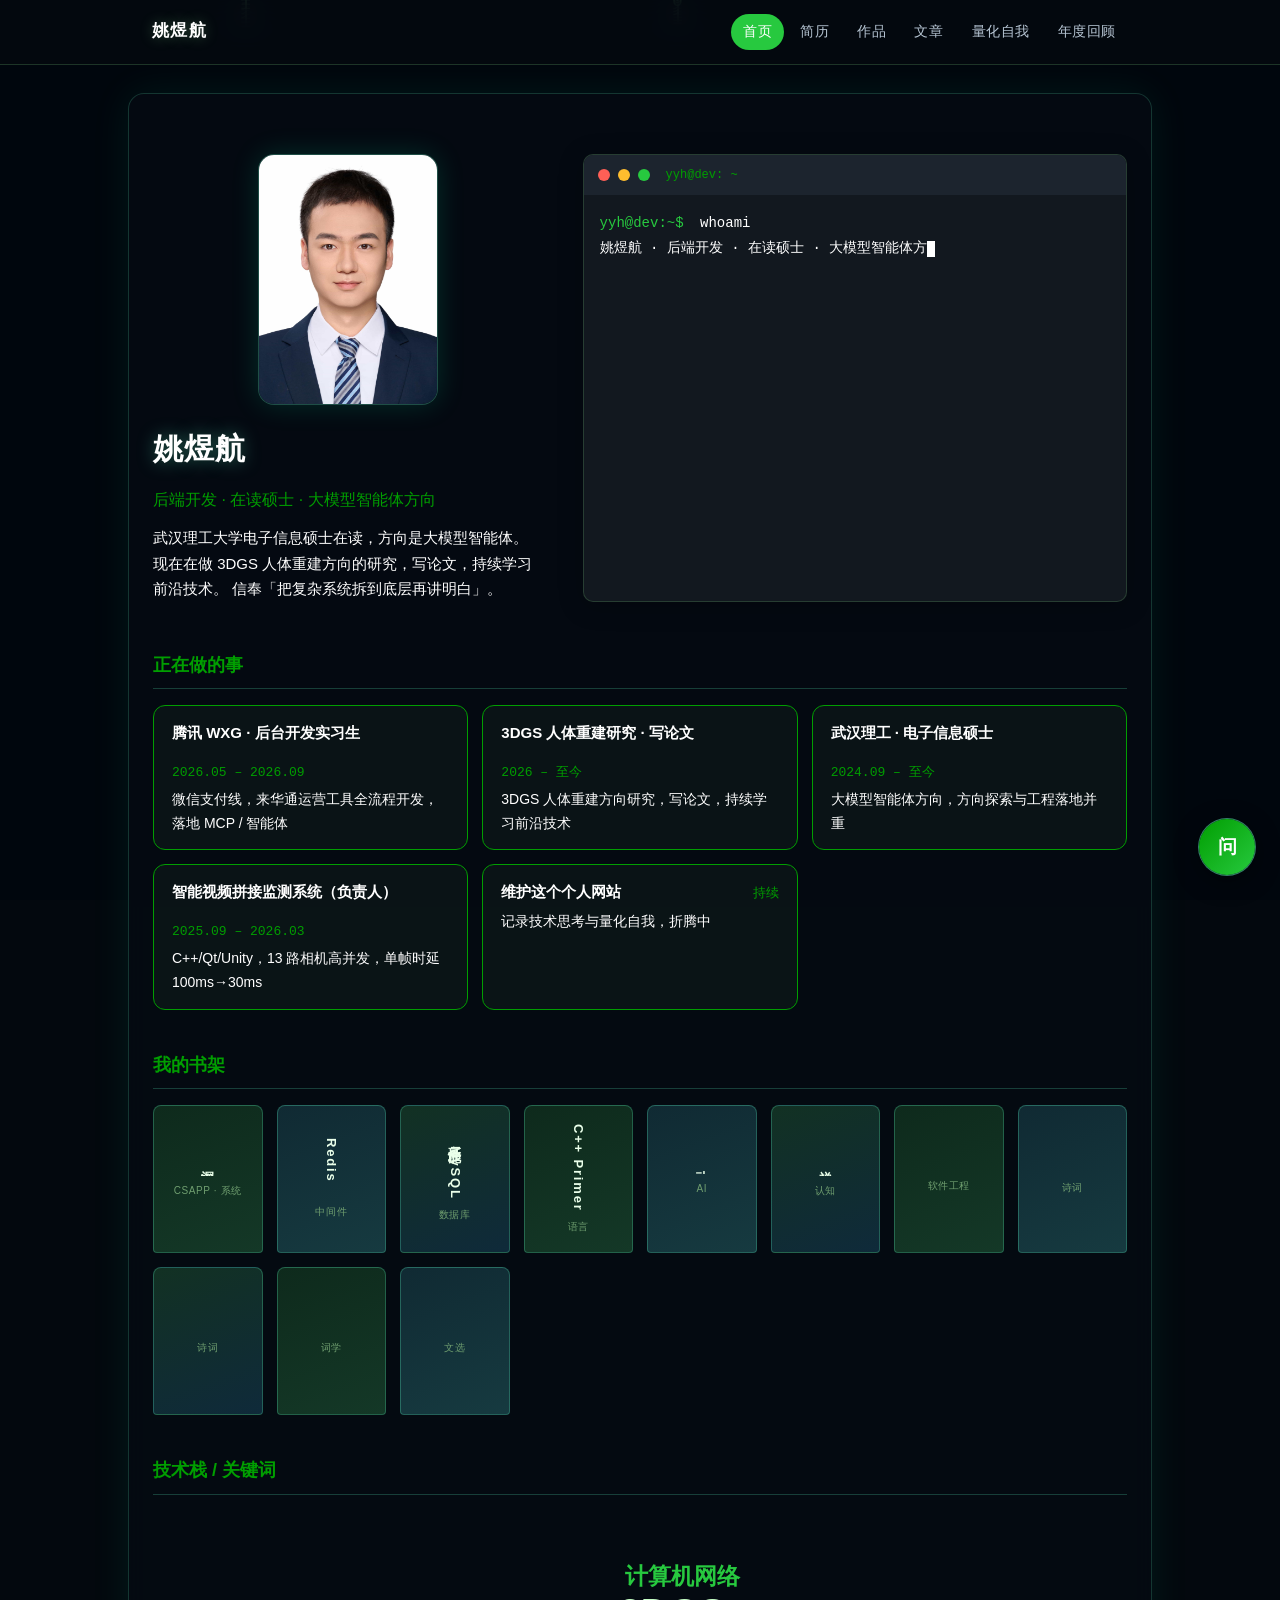
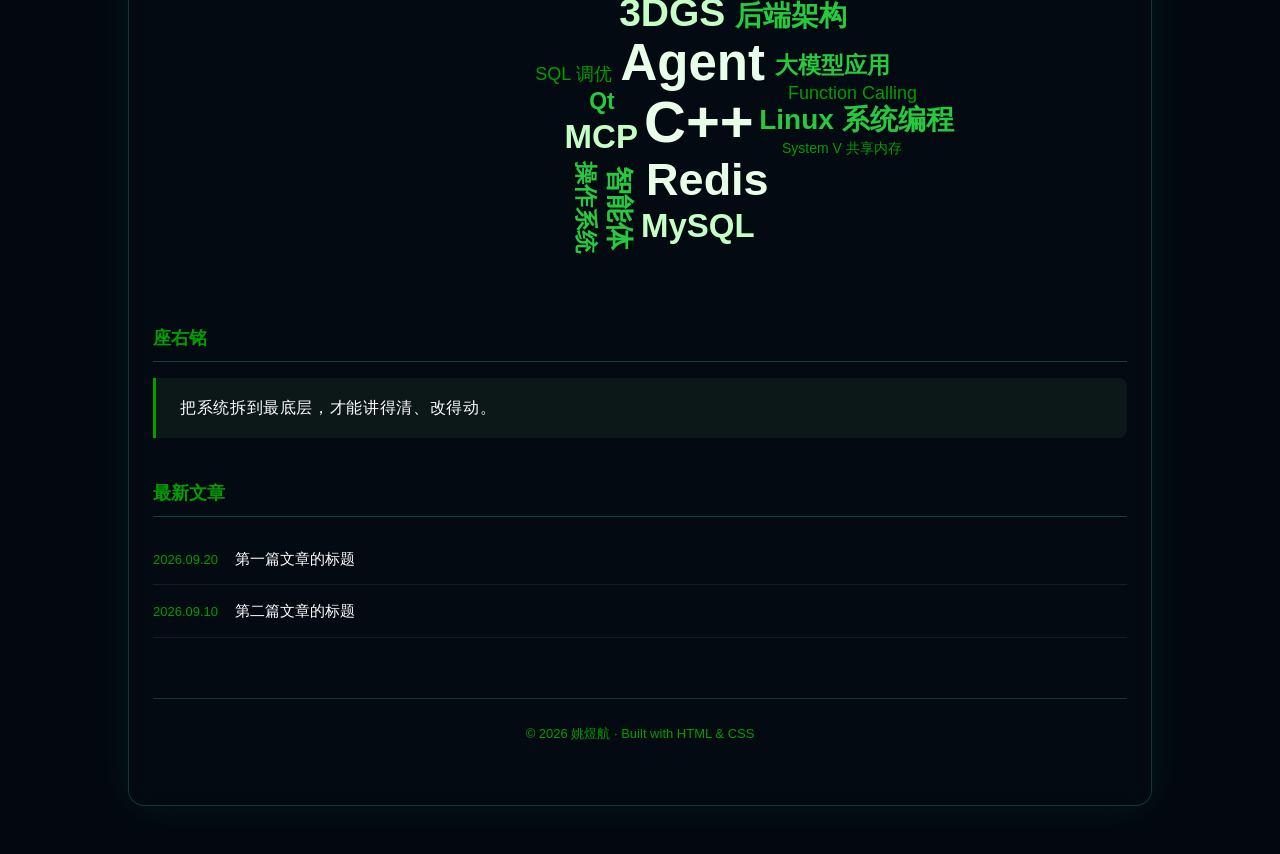
<file: index.html>
<!DOCTYPE html>
<html lang="zh-CN">
<head>
  <meta charset="UTF-8">
  <meta name="viewport" content="width=device-width, initial-scale=1.0">
  <title>姚煜航 · 个人主页</title>
  <link rel="stylesheet" href="assets/css/style.css">
</head>
<body>
  <header class="site-nav">
    <div class="site-nav-inner">
      <a class="site-nav-brand" href="index.html">姚煜航</a>
      <nav aria-label="主导航">
        <ul class="site-nav-links">
          <li><a href="index.html" aria-current="page">首页</a></li>
          <li><a href="pages/resume.html">简历</a></li>
          <li><a href="pages/works.html">作品</a></li>
          <li><a href="pages/articles.html">文章</a></li>
          <li><a href="pages/quantified.html">量化自我</a></li>
          <li><a href="pages/review.html">年度回顾</a></li>
        </ul>
      </nav>
    </div>
  </header>

  <div class="container">
    <div class="hero-row">
      <section class="intro">
        <div class="intro-photo">
          <img src="assets/images/715668d7c0bac938e2b87a76987f948_compressed_compressed.jpg" alt="姚煜航的照片">
        </div>
        <div class="intro-text">
          <h1 class="intro-name">姚煜航</h1>
          <p class="intro-subtitle">后端开发 · 在读硕士 · 大模型智能体方向</p>
          <p class="intro-desc">
            武汉理工大学电子信息硕士在读，方向是大模型智能体。现在在做 3DGS 人体重建方向的研究，写论文，持续学习前沿技术。
            信奉「把复杂系统拆到底层再讲明白」。
          </p>
        </div>
      </section>

      <div class="terminal">
        <div class="terminal-bar">
          <span class="dot red"></span>
          <span class="dot yellow"></span>
          <span class="dot green"></span>
          <span class="terminal-title">yyh@dev: ~</span>
        </div>
        <div class="terminal-body" id="terminal-type"></div>
        <noscript>
          <div class="terminal-body">
            <p><span class="prompt">yyh@dev:~$</span> whoami</p>
            <p class="output">姚煜航 · 后端开发 · 在读硕士 · 大模型智能体方向</p>
            <p><span class="prompt">yyh@dev:~$</span> cat about.txt</p>
            <p class="output">
              武汉理工大学电子信息硕士在读，方向是大模型智能体。<br>
              现在在做 3DGS 人体重建方向的研究，写论文，持续学习前沿技术。<br>
              晚上看书、健身、做饭，偶尔坐公交漫游。<br>
              相信一句话：把系统拆到最底层，才能讲得清、改得动。
            </p>
            <p><span class="prompt">yyh@dev:~$</span> <span class="cursor"></span></p>
          </div>
        </noscript>
      </div>
    </div>

    <div class="section">
      <h2>正在做的事</h2>
      <div class="now-grid">
        <div class="now-card">
          <div class="now-head">
            <span class="now-title">腾讯 WXG · 后台开发实习生</span>
            <span class="now-time">2026.05 – 2026.09</span>
          </div>
          <p class="now-desc">微信支付线，来华通运营工具全流程开发，落地 MCP / 智能体</p>
        </div>
        <div class="now-card">
          <div class="now-head">
            <span class="now-title">3DGS 人体重建研究 · 写论文</span>
            <span class="now-time">2026 – 至今</span>
          </div>
          <p class="now-desc">3DGS 人体重建方向研究，写论文，持续学习前沿技术</p>
        </div>
        <div class="now-card">
          <div class="now-head">
            <span class="now-title">武汉理工 · 电子信息硕士</span>
            <span class="now-time">2024.09 – 至今</span>
          </div>
          <p class="now-desc">大模型智能体方向，方向探索与工程落地并重</p>
        </div>
        <div class="now-card">
          <div class="now-head">
            <span class="now-title">智能视频拼接监测系统（负责人）</span>
            <span class="now-time">2025.09 – 2026.03</span>
          </div>
          <p class="now-desc">C++/Qt/Unity，13 路相机高并发，单帧时延 100ms→30ms</p>
        </div>
        <div class="now-card">
          <div class="now-head">
            <span class="now-title">维护这个个人网站</span>
            <span class="now-time">持续</span>
          </div>
          <p class="now-desc">记录技术思考与量化自我，折腾中</p>
        </div>
      </div>
    </div>

    <div class="section">
      <h2>我的书架</h2>
      <div class="shelf-wall">
        <div class="book-card"><span class="book-title">深入理解计算机系统</span><span class="book-sub">CSAPP · 系统</span></div>
        <div class="book-card"><span class="book-title">Redis 设计与实现</span><span class="book-sub">中间件</span></div>
        <div class="book-card"><span class="book-title">高性能 MySQL</span><span class="book-sub">数据库</span></div>
        <div class="book-card"><span class="book-title">C++ Primer</span><span class="book-sub">语言</span></div>
        <div class="book-card"><span class="book-title">动手学深度学习</span><span class="book-sub">AI</span></div>
        <div class="book-card"><span class="book-title">禅与摩托车维修艺术</span><span class="book-sub">认知</span></div>
        <div class="book-card"><span class="book-title">软件方法</span><span class="book-sub">软件工程</span></div>
        <div class="book-card"><span class="book-title">宋词鉴赏教程</span><span class="book-sub">诗词</span></div>
        <div class="book-card"><span class="book-title">沧浪诗选</span><span class="book-sub">诗词</span></div>
        <div class="book-card"><span class="book-title">人间词话</span><span class="book-sub">词学</span></div>
        <div class="book-card"><span class="book-title">昭明文选</span><span class="book-sub">文选</span></div>
      </div>
    </div>

    <div class="section">
      <h2>技术栈 / 关键词</h2>
      <div id="tag-cloud-canvas" class="tag-cloud-canvas" role="img" aria-label="技术栈关键词词云：C++、Agent、Redis、3DGS、MySQL、MCP 等"></div>
      <noscript>
        <div class="tag-cloud">
          <span>C++</span>
          <span>Agent</span>
          <span>Redis</span>
          <span>3DGS</span>
          <span>MySQL</span>
          <span>MCP</span>
          <span>Linux 系统编程</span>
          <span>后端架构</span>
          <span>智能体</span>
          <span>Qt</span>
          <span>计算机网络</span>
          <span>操作系统</span>
          <span>大模型应用</span>
          <span>Function Calling</span>
          <span>SQL 调优</span>
          <span>System V 共享内存</span>
        </div>
      </noscript>
    </div>

    <div class="section">
      <h2>座右铭</h2>
      <blockquote class="motto">把系统拆到最底层，才能讲得清、改得动。</blockquote>
    </div>

    <div class="section">
      <h2>最新文章</h2>
      <ul class="post-list">
        <li>
          <span class="date">2026.09.20</span>
          <a href="articles/post1.html">第一篇文章的标题</a>
        </li>
        <li>
          <span class="date">2026.09.10</span>
          <a href="articles/post2.html">第二篇文章的标题</a>
        </li>
      </ul>
    </div>

    <footer>
      © 2026 姚煜航 · Built with HTML & CSS
    </footer>
  </div>
  <script src="assets/js/binary-rain.js"></script>
  <script src="assets/js/terminal-type.js"></script>
  <script src="assets/js/tag-cloud.js"></script>
  <script src="assets/js/agent-widget.js"></script>
</body>
</html>
</file>
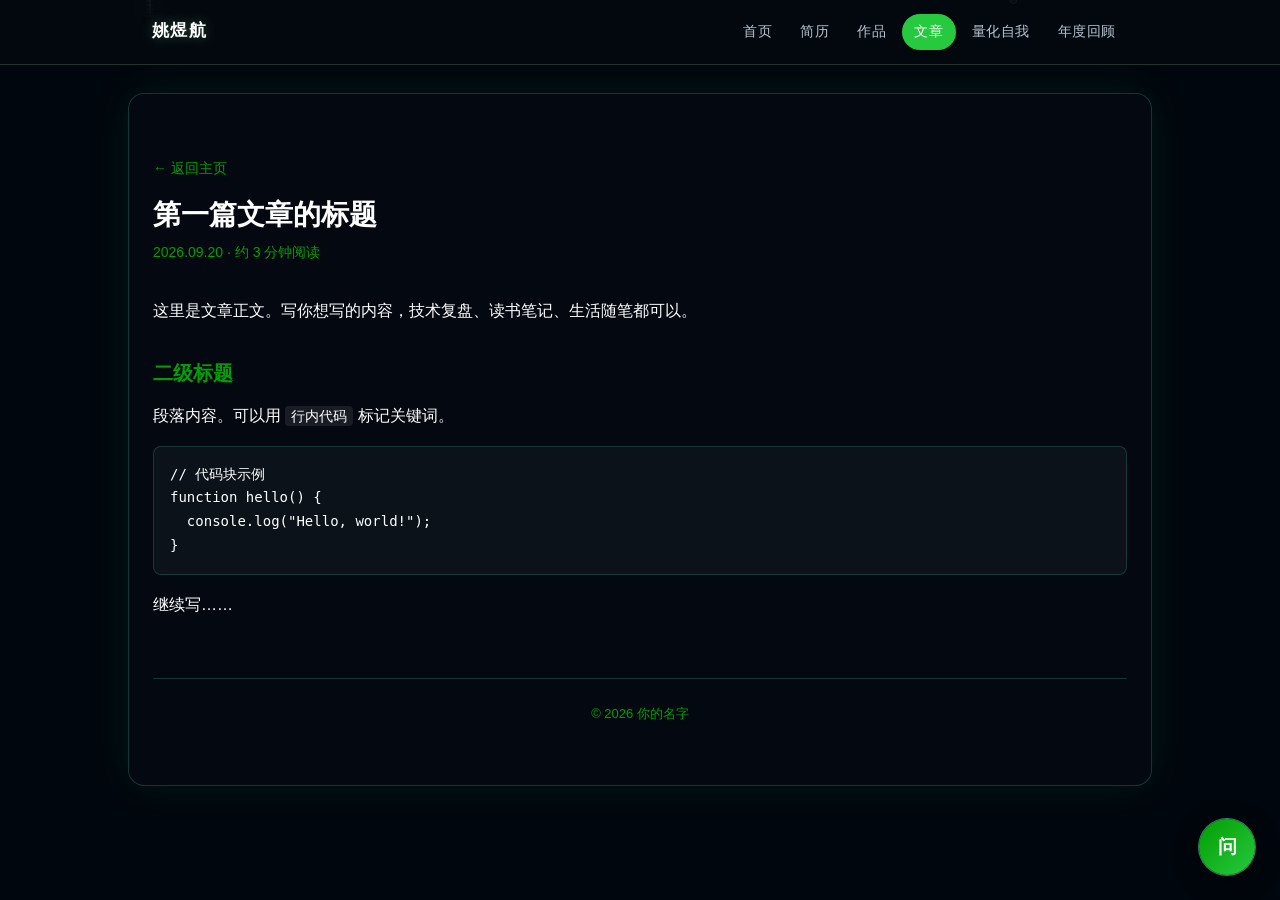
<file: articles/post1.html>
<!DOCTYPE html>
<html lang="zh-CN">
<head>
  <meta charset="UTF-8">
  <meta name="viewport" content="width=device-width, initial-scale=1.0">
  <title>第一篇文章的标题 · 你的名字</title>
  <link rel="stylesheet" href="../assets/css/style.css">
</head>
<body>
  <header class="site-nav">
    <div class="site-nav-inner">
      <a class="site-nav-brand" href="../index.html">姚煜航</a>
      <nav aria-label="主导航">
        <ul class="site-nav-links">
          <li><a href="../index.html">首页</a></li>
          <li><a href="../pages/resume.html">简历</a></li>
          <li><a href="../pages/works.html">作品</a></li>
          <li><a href="../pages/articles.html" aria-current="page">文章</a></li>
          <li><a href="../pages/quantified.html">量化自我</a></li>
          <li><a href="../pages/review.html">年度回顾</a></li>
        </ul>
      </nav>
    </div>
  </header>

  <div class="container">
    <div class="article-header">
      <a href="../index.html" class="back">← 返回主页</a>
      <h1>第一篇文章的标题</h1>
      <p class="meta">2026.09.20 · 约 3 分钟阅读</p>
    </div>

    <div class="article-content">
      <p>这里是文章正文。写你想写的内容，技术复盘、读书笔记、生活随笔都可以。</p>

      <h2>二级标题</h2>
      <p>段落内容。可以用 <code>行内代码</code> 标记关键词。</p>

      <pre><code>// 代码块示例
function hello() {
  console.log("Hello, world!");
}</code></pre>

      <p>继续写……</p>
    </div>

    <footer>
      © 2026 你的名字
    </footer>
  </div>
  <script src="../assets/js/binary-rain.js"></script>
  <script src="../assets/js/agent-widget.js"></script>
</body>
</html>
</file>
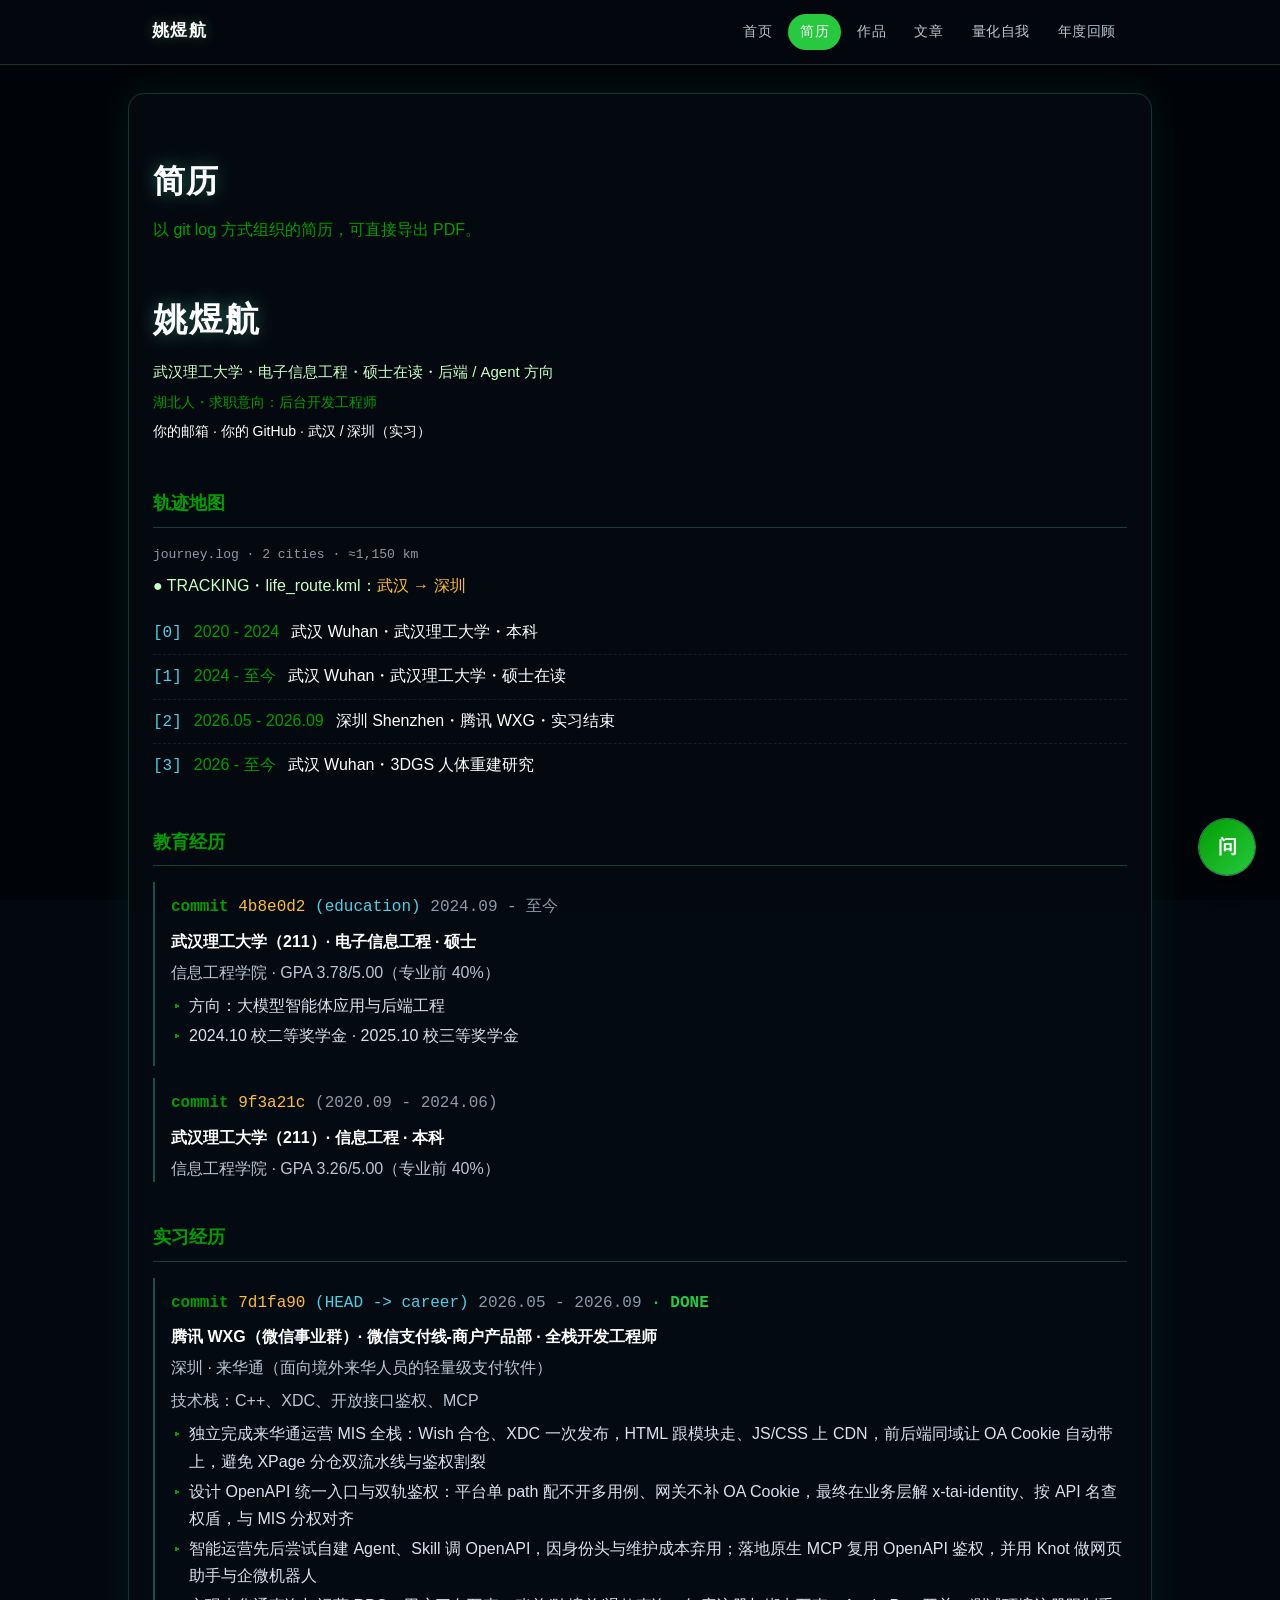
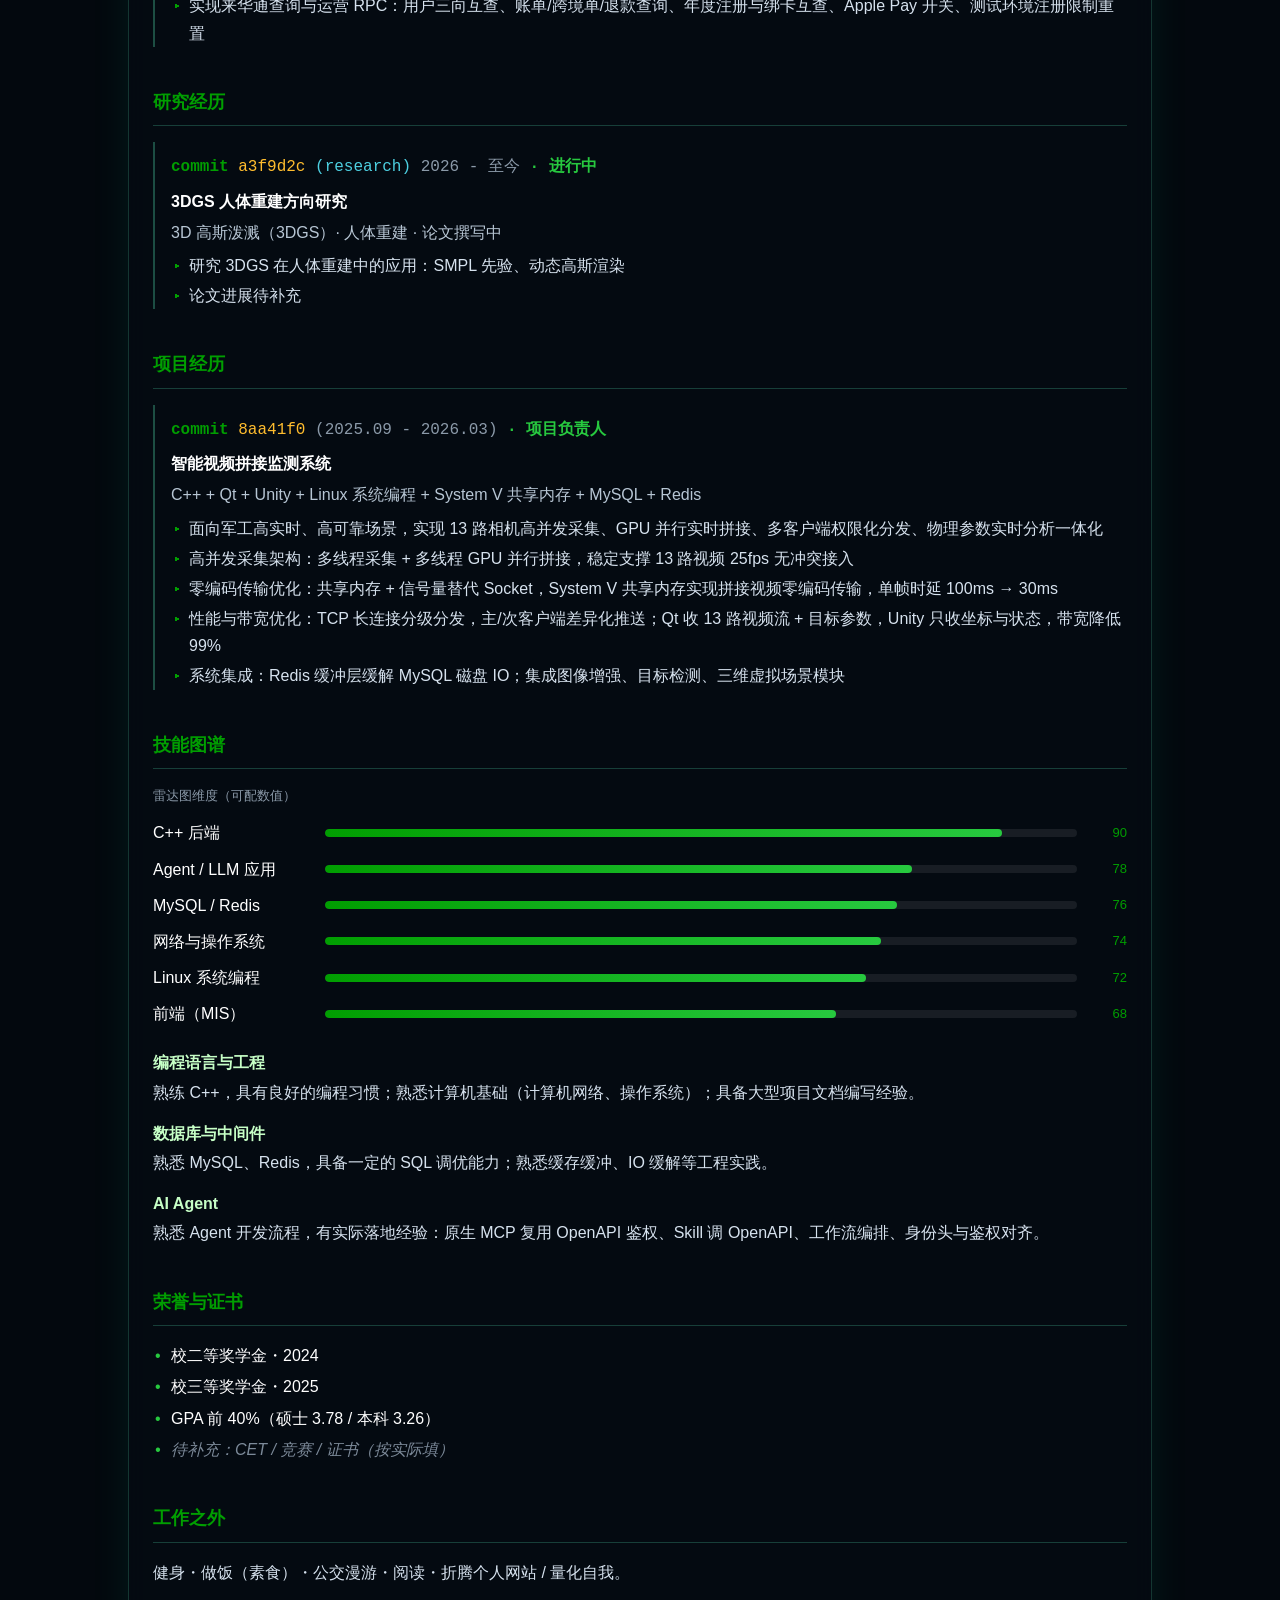
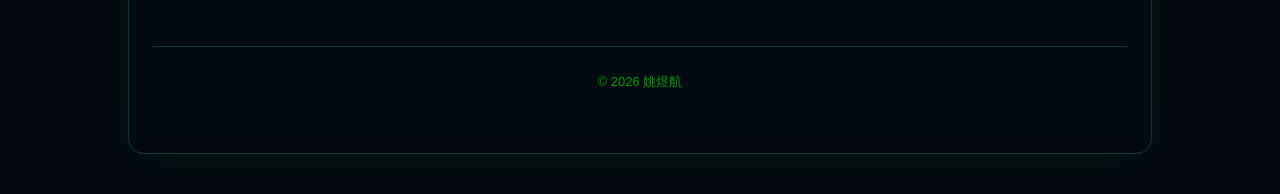
<file: pages/resume.html>
<!DOCTYPE html>
<html lang="zh-CN">
<head>
  <meta charset="UTF-8">
  <meta name="viewport" content="width=device-width, initial-scale=1.0">
  <title>简历 · 姚煜航</title>
  <link rel="stylesheet" href="../assets/css/style.css">
</head>
<body>
  <header class="site-nav">
    <div class="site-nav-inner">
      <a class="site-nav-brand" href="../index.html">姚煜航</a>
      <nav aria-label="主导航">
        <ul class="site-nav-links">
          <li><a href="../index.html">首页</a></li>
          <li><a href="resume.html" aria-current="page">简历</a></li>
          <li><a href="works.html">作品</a></li>
          <li><a href="articles.html">文章</a></li>
          <li><a href="quantified.html">量化自我</a></li>
          <li><a href="review.html">年度回顾</a></li>
        </ul>
      </nav>
    </div>
  </header>

  <div class="container">
    <div class="hero">
      <h1>简历</h1>
      <p class="page-lead">以 git log 方式组织的简历，可直接导出 PDF。</p>
    </div>

    <div class="resume">

      <!-- 页头 -->
      <div class="resume-header">
        <h1 class="name">姚煜航</h1>
        <p class="role">武汉理工大学・电子信息工程・硕士在读・后端 / Agent 方向</p>
        <p class="goal">湖北人・求职意向：后台开发工程师</p>
        <p class="contact">你的邮箱 · 你的 GitHub · 武汉 / 深圳（实习）</p>
      </div>

      <!-- 轨迹地图 -->
      <section class="resume-section">
        <h2>轨迹地图</h2>
        <div class="journey">
          <p class="journey-meta">journey.log · 2 cities · ≈1,150 km</p>
          <p class="journey-track">● TRACKING・life_route.kml：<span class="route">武汉 → 深圳</span></p>
          <ol class="journey-list">
            <li><span class="idx">[0]</span><span class="j-time">2020 - 2024</span>武汉 Wuhan・武汉理工大学・本科</li>
            <li><span class="idx">[1]</span><span class="j-time">2024 - 至今</span>武汉 Wuhan・武汉理工大学・硕士在读</li>
            <li><span class="idx">[2]</span><span class="j-time">2026.05 - 2026.09</span>深圳 Shenzhen・腾讯 WXG・实习结束</li>
            <li><span class="idx">[3]</span><span class="j-time">2026 - 至今</span>武汉 Wuhan・3DGS 人体重建研究</li>
          </ol>
        </div>
      </section>

        <!-- 教育经历 -->
        <section class="resume-section">
          <h2>教育经历</h2>
          <div class="git-log">
            <div class="commit">
              <p class="commit-line"><span class="kw">commit</span> <span class="hash">4b8e0d2</span> <span class="ref">(education)</span> <span class="date">2024.09 - 至今</span></p>
              <p class="commit-subject">武汉理工大学（211）· 电子信息工程 · 硕士</p>
              <p class="commit-meta">信息工程学院 · GPA 3.78/5.00（专业前 40%）</p>
              <ul class="commit-list">
                <li>方向：大模型智能体应用与后端工程</li>
                <li>2024.10 校二等奖学金 · 2025.10 校三等奖学金</li>
              </ul>
            </div>
            <div class="commit">
              <p class="commit-line"><span class="kw">commit</span> <span class="hash">9f3a21c</span> <span class="date">(2020.09 - 2024.06)</span></p>
              <p class="commit-subject">武汉理工大学（211）· 信息工程 · 本科</p>
              <p class="commit-meta">信息工程学院 · GPA 3.26/5.00（专业前 40%）</p>
            </div>
          </div>
        </section>

        <!-- 实习经历 -->
        <section class="resume-section">
          <h2>实习经历</h2>
          <div class="git-log">
            <div class="commit">
              <p class="commit-line"><span class="kw">commit</span> <span class="hash">7d1fa90</span> <span class="ref">(HEAD -&gt; career)</span> <span class="date">2026.05 - 2026.09</span> <span class="status">· DONE</span></p>
              <p class="commit-subject">腾讯 WXG（微信事业群）· 微信支付线-商户产品部 · 全栈开发工程师</p>
              <p class="commit-meta">深圳 · 来华通（面向境外来华人员的轻量级支付软件）</p>
              <p class="commit-meta">技术栈：C++、XDC、开放接口鉴权、MCP</p>
              <ul class="commit-list">
                <li>独立完成来华通运营 MIS 全栈：Wish 合仓、XDC 一次发布，HTML 跟模块走、JS/CSS 上 CDN，前后端同域让 OA Cookie 自动带上，避免 XPage 分仓双流水线与鉴权割裂</li>
                <li>设计 OpenAPI 统一入口与双轨鉴权：平台单 path 配不开多用例、网关不补 OA Cookie，最终在业务层解 x-tai-identity、按 API 名查权盾，与 MIS 分权对齐</li>
                <li>智能运营先后尝试自建 Agent、Skill 调 OpenAPI，因身份头与维护成本弃用；落地原生 MCP 复用 OpenAPI 鉴权，并用 Knot 做网页助手与企微机器人</li>
                <li>实现来华通查询与运营 RPC：用户三向互查、账单/跨境单/退款查询、年度注册与绑卡互查、Apple Pay 开关、测试环境注册限制重置</li>
              </ul>
            </div>
          </div>
        </section>

        <!-- 研究经历 -->
        <section class="resume-section">
          <h2>研究经历</h2>
          <div class="git-log">
            <div class="commit">
              <p class="commit-line"><span class="kw">commit</span> <span class="hash">a3f9d2c</span> <span class="ref">(research)</span> <span class="date">2026 - 至今</span> <span class="status">· 进行中</span></p>
              <p class="commit-subject">3DGS 人体重建方向研究</p>
              <p class="commit-meta">3D 高斯泼溅（3DGS）· 人体重建 · 论文撰写中</p>
              <ul class="commit-list">
                <li>研究 3DGS 在人体重建中的应用：SMPL 先验、动态高斯渲染</li>
                <li>论文进展待补充</li>
              </ul>
            </div>
          </div>
        </section>

        <!-- 项目经历 -->
        <section class="resume-section">
          <h2>项目经历</h2>
          <div class="git-log">
            <div class="commit">
              <p class="commit-line"><span class="kw">commit</span> <span class="hash">8aa41f0</span> <span class="date">(2025.09 - 2026.03)</span> <span class="status">· 项目负责人</span></p>
              <p class="commit-subject">智能视频拼接监测系统</p>
              <p class="commit-meta">C++ + Qt + Unity + Linux 系统编程 + System V 共享内存 + MySQL + Redis</p>
              <ul class="commit-list">
                <li>面向军工高实时、高可靠场景，实现 13 路相机高并发采集、GPU 并行实时拼接、多客户端权限化分发、物理参数实时分析一体化</li>
                <li>高并发采集架构：多线程采集 + 多线程 GPU 并行拼接，稳定支撑 13 路视频 25fps 无冲突接入</li>
                <li>零编码传输优化：共享内存 + 信号量替代 Socket，System V 共享内存实现拼接视频零编码传输，单帧时延 100ms → 30ms</li>
                <li>性能与带宽优化：TCP 长连接分级分发，主/次客户端差异化推送；Qt 收 13 路视频流 + 目标参数，Unity 只收坐标与状态，带宽降低 99%</li>
                <li>系统集成：Redis 缓冲层缓解 MySQL 磁盘 IO；集成图像增强、目标检测、三维虚拟场景模块</li>
              </ul>
            </div>
          </div>
        </section>

        <!-- 技能图谱 -->
        <section class="resume-section">
          <h2>技能图谱</h2>
          <div class="skills">
            <p class="radar-title">雷达图维度（可配数值）</p>
            <ul class="radar-list">
              <li><span class="skill-name">C++ 后端</span><span class="skill-bar"><span class="skill-fill" style="width:90%"></span></span><span class="skill-val">90</span></li>
              <li><span class="skill-name">Agent / LLM 应用</span><span class="skill-bar"><span class="skill-fill" style="width:78%"></span></span><span class="skill-val">78</span></li>
              <li><span class="skill-name">MySQL / Redis</span><span class="skill-bar"><span class="skill-fill" style="width:76%"></span></span><span class="skill-val">76</span></li>
              <li><span class="skill-name">网络与操作系统</span><span class="skill-bar"><span class="skill-fill" style="width:74%"></span></span><span class="skill-val">74</span></li>
              <li><span class="skill-name">Linux 系统编程</span><span class="skill-bar"><span class="skill-fill" style="width:72%"></span></span><span class="skill-val">72</span></li>
              <li><span class="skill-name">前端（MIS）</span><span class="skill-bar"><span class="skill-fill" style="width:68%"></span></span><span class="skill-val">68</span></li>
            </ul>
            <div class="skill-group">
              <p class="sg-title">编程语言与工程</p>
              <p class="sg-desc">熟练 C++，具有良好的编程习惯；熟悉计算机基础（计算机网络、操作系统）；具备大型项目文档编写经验。</p>
            </div>
            <div class="skill-group">
              <p class="sg-title">数据库与中间件</p>
              <p class="sg-desc">熟悉 MySQL、Redis，具备一定的 SQL 调优能力；熟悉缓存缓冲、IO 缓解等工程实践。</p>
            </div>
            <div class="skill-group">
              <p class="sg-title">AI Agent</p>
              <p class="sg-desc">熟悉 Agent 开发流程，有实际落地经验：原生 MCP 复用 OpenAPI 鉴权、Skill 调 OpenAPI、工作流编排、身份头与鉴权对齐。</p>
            </div>
          </div>
        </section>

        <!-- 荣誉与证书 -->
        <section class="resume-section">
          <h2>荣誉与证书</h2>
          <ul class="ls-list">
            <li>校二等奖学金・2024</li>
            <li>校三等奖学金・2025</li>
            <li>GPA 前 40%（硕士 3.78 / 本科 3.26）</li>
            <li class="todo">待补充：CET / 竞赛 / 证书（按实际填）</li>
          </ul>
        </section>

        <!-- 工作之外 -->
        <section class="resume-section">
          <h2>工作之外</h2>
          <p class="hobbies">健身・做饭（素食）・公交漫游・阅读・折腾个人网站 / 量化自我。</p>
        </section>

    </div>

    <footer>© 2026 姚煜航</footer>
  </div>
  <script src="../assets/js/binary-rain.js"></script>
  <script src="../assets/js/agent-widget.js"></script>
</body>
</html>
</file>
<file: assets/css/style.css>
* { margin: 0; padding: 0; box-sizing: border-box; }

html, body {
  min-height: 100%;
}

body {
  font-family: -apple-system, "PingFang SC", "Microsoft YaHei", sans-serif;
  background: #03080e;
  color: #ffffff;
  line-height: 1.7;
}

#binary-rain {
  position: fixed;
  inset: 0;
  width: 100%;
  height: 100%;
  z-index: 0;
  pointer-events: none;
  opacity: 0.7;
}

.site-nav {
  position: sticky;
  top: 0;
  z-index: 2;
  background: rgba(5, 10, 16, 0.78);
  border-bottom: 1px solid rgba(152, 251, 152, 0.18);
  backdrop-filter: blur(14px);
}

.site-nav-inner {
  display: flex;
  align-items: center;
  justify-content: space-between;
  gap: 20px;
  width: 80%;
  margin: 0 auto;
  padding: 14px 24px;
}

.site-nav-brand {
  flex-shrink: 0;
  color: #ffffff;
  text-decoration: none;
  font-size: 17px;
  font-weight: 600;
  letter-spacing: 0.08em;
  text-shadow: 0 0 14px rgba(152, 251, 152, 0.28);
}

.site-nav-brand:hover {
  color: #c6ffc6;
}

.site-nav-links {
  display: flex;
  flex-wrap: wrap;
  justify-content: flex-end;
  gap: 6px 4px;
  list-style: none;
}

.site-nav-links a {
  display: block;
  padding: 6px 12px;
  color: #b7c6d4;
  text-decoration: none;
  font-size: 14px;
  letter-spacing: 0.04em;
  border-radius: 999px;
}

.site-nav-links a:hover {
  color: #c6ffc6;
  background: rgba(152, 251, 152, 0.08);
}

.site-nav-links a[aria-current="page"] {
  color: #ffffff;
  background: #27c93f;
}

.container {
  position: relative;
  z-index: 1;
  width: 80%;
  margin: 0 auto;
  padding: 60px 24px;
  background: rgba(6, 12, 20, 0.72);
  border: 1px solid rgba(94, 255, 197, 0.18);
  border-radius: 16px;
  box-shadow: 0 0 40px rgba(0, 255, 170, 0.08);
  backdrop-filter: blur(10px);
  margin-top: 28px;
  margin-bottom: 48px;
}

.page-lead {
  color: #019e01;
  margin-bottom: 24px;
}

@media (max-width: 720px) {
  .site-nav-inner {
    flex-direction: column;
    align-items: flex-start;
    gap: 8px;
    padding: 12px 16px;
  }

  .site-nav-links {
    justify-content: flex-start;
  }

  .site-nav-links a {
    padding: 5px 10px;
    font-size: 13px;
  }
}

/* 主页 */
.hero { margin-bottom: 48px; }
.hero h1 {
  font-size: 32px;
  margin-bottom: 8px;
  letter-spacing: 0.04em;
  text-shadow: 0 0 18px rgba(94, 255, 197, 0.35);
}
.hero .tagline { color: #019e01; font-size: 16px; margin-bottom: 16px; }
.hero .bio { color: #ffffff; font-size: 15px; }

/* 首页头部：左侧文字介绍 + 右侧终端，左右排列 */
.hero-row {
  display: flex;
  align-items: stretch;
  gap: 40px;
  margin-bottom: 48px;
}

.intro {
  flex: 0 0 40%;
  display: flex;
  flex-direction: column;
  justify-content: center;
  gap: 18px;
}
.intro-photo img {
  display: block;
  width: 180px;
  height: auto;
  border-radius: 16px;
  border: 1px solid rgba(94, 255, 197, 0.25);
  box-shadow: 0 0 28px rgba(0, 255, 170, 0.15);
  background: #0b121a;
}
.intro-text {
  display: flex;
  flex-direction: column;
  gap: 12px;
}
.intro-name {
  font-size: 30px;
  letter-spacing: 0.04em;
  text-shadow: 0 0 18px rgba(94, 255, 197, 0.35);
}
.intro-subtitle {
  color: #019e01;
  font-size: 16px;
}
.intro-desc {
  color: #ffffff;
  font-size: 15px;
}

.hero-row .terminal {
  flex: 1;
  margin: 0;
}

@media (max-width: 900px) {
  .hero-row {
    flex-direction: column;
  }
  .intro {
    flex: none;
    align-items: center;
    text-align: center;
  }
  .intro-photo img {
    width: 150px;
    height: auto;
  }
}

.terminal {
  background: #12181f;
  border-radius: 10px;
  overflow: hidden;
  font-family: "JetBrains Mono", "Fira Code", Consolas, monospace;
  font-size: 14px;
  margin: 0 0 48px;
  border: 1px solid rgba(152, 251, 152, 0.16);
  box-shadow: 0 4px 24px rgba(0, 0, 0, 0.28);
}

.terminal-bar {
  background: #1c242e;
  padding: 10px 14px;
  display: flex;
  align-items: center;
  gap: 8px;
}

.dot {
  width: 12px;
  height: 12px;
  border-radius: 50%;
}
.dot.red { background: #ff5f56; }
.dot.yellow { background: #ffbd2e; }
.dot.green { background: #27c93f; }

.terminal-title {
  color: #019e01;
  margin-left: 8px;
  font-size: 12px;
}

.terminal-body {
  padding: 16px;
  color: #ffffff;
  line-height: 1.8;
  min-height: 168px;
}

.terminal-body p {
  margin: 0;
}

.prompt {
  color: #27c93f;
  margin-right: 8px;
}

.output {
  color: #ffffff;
  margin-bottom: 12px !important;
}

.cursor {
  display: inline-block;
  width: 8px;
  height: 16px;
  background: #ffffff;
  animation: blink 1s step-end infinite;
  vertical-align: middle;
}

.cursor.is-typing {
  animation: none;
  opacity: 1;
}

@keyframes blink {
  50% { opacity: 0; }
}

@media (prefers-reduced-motion: reduce) {
  .cursor { animation: none; }
}
.section { margin-bottom: 40px; }
.section h2 {
  font-size: 18px;
  margin-bottom: 16px;
  padding-bottom: 8px;
  border-bottom: 1px solid rgba(94, 255, 197, 0.22);
  color: #019e01;
}

/* 文章列表 */
.post-list { list-style: none; }
.post-list li {
  padding: 12px 0;
  border-bottom: 1px solid rgba(255, 255, 255, 0.08);
}
.post-list a {
  color: #ffffff;
  text-decoration: none;
  font-size: 15px;
}
.post-list a:hover { color: #019e01; }
.post-list .date {
  color: #019e01;
  font-size: 13px;
  margin-right: 12px;
}

/* 正在做的事（标题 + 时间 + 一句话） */
.now-list { list-style: none; }
.now-list li {
  padding: 14px 0;
  border-bottom: 1px solid rgba(255, 255, 255, 0.08);
}
.now-list li:last-child { border-bottom: none; }
.now-head {
  display: flex;
  align-items: baseline;
  justify-content: space-between;
  gap: 16px;
  flex-wrap: wrap;
}
.now-title {
  color: #ffffff;
  font-size: 15px;
  font-weight: 600;
}
.now-time {
  color: #019e01;
  font-size: 13px;
  font-family: "JetBrains Mono", "Fira Code", Consolas, monospace;
  white-space: nowrap;
}
.now-desc {
  color: #ffffff;
  font-size: 14px;
  margin-top: 4px;
}

/* 我的书架 */
.shelf-grid {
  display: grid;
  grid-template-columns: repeat(auto-fill, minmax(240px, 1fr));
  gap: 24px;
}
.shelf-group h3 {
  color: #019e01;
  font-size: 15px;
  margin-bottom: 10px;
  letter-spacing: 0.03em;
}
.shelf-list { list-style: none; }
.shelf-list li {
  color: #ffffff;
  font-size: 14px;
  padding: 4px 0;
  line-height: 1.6;
}

/* 技术栈 / 关键词 */
.tag-list {
  list-style: none;
  display: flex;
  flex-wrap: wrap;
  gap: 10px;
}
.tag-list li {
  padding: 6px 14px;
  border-radius: 999px;
  border: 1px solid rgba(94, 255, 197, 0.28);
  background: rgba(152, 251, 152, 0.06);
  color: #ffffff;
  font-size: 13px;
}
.tag-list li:hover {
  color: #019e01;
  border-color: rgba(94, 255, 197, 0.5);
}

/* 座右铭 */
.motto {
  margin: 0;
  padding: 16px 24px;
  border-left: 3px solid #019e01;
  background: rgba(152, 251, 152, 0.05);
  color: #ffffff;
  font-size: 16px;
  letter-spacing: 0.04em;
  border-radius: 0 8px 8px 0;
}

/* 文章页 */
.article-header { margin-bottom: 32px; }
.article-header .back {
  color: #019e01;
  text-decoration: none;
  font-size: 14px;
}
.article-header .back:hover { color: #019e01; }
.article-header h1 {
  font-size: 28px;
  margin: 16px 0 8px;
  line-height: 1.3;
}
.article-header .meta {
  color: #019e01;
  font-size: 14px;
}

.article-content h2 {
  font-size: 20px;
  margin: 32px 0 12px;
  color: #019e01;
}
.article-content p { margin-bottom: 16px; }
.article-content code {
  background: rgba(255, 255, 255, 0.08);
  padding: 2px 6px;
  border-radius: 4px;
  font-size: 14px;
}
.article-content pre {
  background: #0b121a;
  color: #ffffff;
  padding: 16px;
  border-radius: 8px;
  overflow-x: auto;
  margin-bottom: 16px;
  border: 1px solid rgba(94, 255, 197, 0.16);
}
.article-content pre code {
  background: none;
  padding: 0;
  color: inherit;
}

footer {
  margin-top: 60px;
  padding-top: 24px;
  border-top: 1px solid rgba(94, 255, 197, 0.18);
  color: #019e01;
  font-size: 13px;
  text-align: center;
}

/* ===== 简历页：git log 风格 ===== */
.resume {
  margin-bottom: 8px;
}

/* 页头 */
.resume .resume-header {
  margin-bottom: 44px;
}
.resume .resume-header .name {
  font-size: 34px;
  letter-spacing: 0.06em;
  margin: 0 0 10px;
  color: #ffffff;
  text-shadow: 0 0 18px rgba(94, 255, 197, 0.35);
}
.resume .resume-header .role {
  color: #c6ffc6;
  font-size: 15px;
  margin: 0 0 6px;
}
.resume .resume-header .goal {
  color: #019e01;
  font-size: 14px;
  margin: 0 0 6px;
}
.resume .resume-header .contact {
  color: #ffffff;
  font-size: 14px;
  margin: 0 0 6px;
}

/* 区块 */
.resume .resume-section {
  margin-bottom: 40px;
}
.resume .resume-section:last-child {
  margin-bottom: 0;
}
.resume .resume-section h2 {
  font-size: 18px;
  margin-bottom: 16px;
  padding-bottom: 8px;
  border-bottom: 1px solid rgba(94, 255, 197, 0.22);
  color: #019e01;
}

/* git log 提交 */
.resume .git-log {
  margin: 0;
}
.resume .commit {
  padding: 12px 0 14px 16px;
  border-left: 2px solid rgba(94, 255, 197, 0.28);
  margin-bottom: 12px;
}
.resume .commit:last-child {
  margin-bottom: 0;
  padding-bottom: 0;
}
.resume .commit-line {
  margin: 0 0 6px !important;
  word-break: break-word;
  font-family: "JetBrains Mono", "Fira Code", Consolas, monospace;
}
.resume .kw {
  color: #019e01;
  font-weight: 600;
}
.resume .hash {
  color: #ffbd2e;
}
.resume .ref {
  color: #4dd0e1;
}
.resume .date {
  color: #8b9aa9;
}
.resume .status {
  color: #27c93f;
  font-weight: 600;
}
.resume .commit-subject {
  color: #ffffff;
  font-weight: 600;
  margin: 0 0 4px !important;
}
.resume .commit-meta {
  color: #b7c6d4;
  margin: 0 0 6px !important;
}
.resume .commit-list {
  list-style: none;
  margin: 0;
  padding: 0;
}
.resume .commit-list li {
  position: relative;
  padding-left: 18px;
  color: #d6e2ee;
  margin: 3px 0;
}
.resume .commit-list li::before {
  content: "▸";
  position: absolute;
  left: 2px;
  color: #019e01;
}

/* 轨迹地图 */
.resume .journey-meta {
  color: #8b9aa9;
  font-size: 13px;
  margin: 0 0 6px !important;
  font-family: "JetBrains Mono", "Fira Code", Consolas, monospace;
}
.resume .journey-track {
  color: #c6ffc6;
  margin: 0 0 12px !important;
}
.resume .route {
  color: #ffbd2e;
}
.resume .journey-list {
  list-style: none;
  margin: 0;
  padding: 0;
}
.resume .journey-list li {
  padding: 7px 0;
  border-bottom: 1px dashed rgba(255, 255, 255, 0.08);
}
.resume .journey-list li:last-child {
  border-bottom: none;
}
.resume .idx {
  color: #4dd0e1;
  margin-right: 12px;
  font-family: "JetBrains Mono", "Fira Code", Consolas, monospace;
}
.resume .j-time {
  color: #019e01;
  margin-right: 12px;
  white-space: nowrap;
}

/* 技能图谱 */
.resume .radar-title {
  color: #8b9aa9;
  font-size: 13px;
  margin: 0 0 12px !important;
}
.resume .radar-list {
  list-style: none;
  margin: 0 0 22px;
  padding: 0;
}
.resume .radar-list li {
  display: flex;
  align-items: center;
  gap: 14px;
  margin: 9px 0;
}
.resume .skill-name {
  flex: 0 0 158px;
  color: #ffffff;
}
.resume .skill-bar {
  flex: 1;
  height: 8px;
  background: rgba(255, 255, 255, 0.08);
  border-radius: 999px;
  overflow: hidden;
}
.resume .skill-fill {
  display: block;
  height: 100%;
  background: linear-gradient(90deg, #019e01, #27c93f);
  border-radius: 999px;
}
.resume .skill-val {
  flex: 0 0 36px;
  color: #019e01;
  text-align: right;
  font-size: 13px;
}
.resume .skill-group {
  margin-bottom: 14px;
}
.resume .skill-group:last-child {
  margin-bottom: 0;
}
.resume .sg-title {
  color: #c6ffc6;
  font-weight: 600;
  margin: 0 0 2px !important;
}
.resume .sg-desc {
  color: #d6e2ee;
  margin: 0 !important;
}

/* 荣誉与证书 */
.resume .ls-list {
  list-style: none;
  margin: 0;
  padding: 0;
}
.resume .ls-list li {
  position: relative;
  padding-left: 18px;
  color: #ffffff;
  margin: 4px 0;
}
.resume .ls-list li::before {
  content: "•";
  position: absolute;
  left: 2px;
  color: #27c93f;
}
.resume .ls-list li.todo {
  color: #7c8a99;
  font-style: italic;
}

/* 工作之外 */
.resume .hobbies {
  color: #d6e2ee;
  margin: 0 !important;
}

@media (max-width: 720px) {
  .resume .resume-header .name {
    font-size: 26px;
  }
  .resume .skill-name {
    flex: 0 0 120px;
  }
  .resume .radar-list li {
    gap: 10px;
  }
}

/* ===== 首页改版：正在做的事分块 ===== */
.now-grid {
  display: grid;
  grid-template-columns: repeat(auto-fit, minmax(300px, 1fr));
  gap: 14px;
}
.now-card {
  padding: 14px 18px;
  border: 1px solid #019e01;
  border-radius: 12px;
  background: rgba(152, 251, 152, 0.04);
  transition: border-color 0.2s, background 0.2s;
}
.now-card:hover {
  border-color: #27c93f;
  background: rgba(152, 251, 152, 0.08);
}

/* ===== 首页改版：书架封面墙 ===== */
.shelf-wall {
  display: grid;
  grid-template-columns: repeat(auto-fill, minmax(96px, 1fr));
  gap: 14px;
}
.book-card {
  display: flex;
  flex-direction: column;
  justify-content: center;
  align-items: center;
  gap: 6px;
  height: 148px;
  padding: 8px 6px;
  border-radius: 8px 8px 4px 4px;
  border: 1px solid rgba(94, 255, 197, 0.25);
  cursor: default;
  transition: transform 0.2s, box-shadow 0.2s, border-color 0.2s;
}
.book-card:hover {
  transform: translateY(-4px);
  border-color: #019e01;
  box-shadow: 0 6px 18px rgba(0, 255, 170, 0.18);
}
.book-card:nth-child(3n+1) { background: linear-gradient(160deg, #0e2a1c, #143827); }
.book-card:nth-child(3n+2) { background: linear-gradient(160deg, #102a33, #163a40); }
.book-card:nth-child(3n)   { background: linear-gradient(160deg, #123123, #0f2a3a); }
.book-title {
  writing-mode: vertical-rl;
  font-size: 13px;
  font-weight: 600;
  letter-spacing: 0.14em;
  line-height: 1.5;
  color: #eaffea;
  max-height: 96px;
  overflow: hidden;
}
.book-sub {
  font-size: 10px;
  color: #6f9e6f;
  letter-spacing: 0.06em;
}

/* ===== 首页改版：技术栈词云 v2（纯文字层次词云） ===== */
.tag-cloud {
  display: flex;
  flex-wrap: wrap;
  justify-content: center;
  align-items: baseline;
  gap: 10px 28px;
  padding: 22px 4px 26px;
}
.tag-cloud span {
  border: none;
  background: none;
  padding: 0;
  cursor: default;
  transition: color 0.2s, text-shadow 0.2s, transform 0.2s;
}
.tag-cloud span:hover {
  color: #ffffff;
  text-shadow: 0 0 14px rgba(94, 255, 197, 0.55);
  transform: translateY(-2px);
}
.tag-cloud .cloud-xl {
  font-size: 30px;
  font-weight: 800;
  color: #eaffea;
  text-shadow: 0 0 18px rgba(94, 255, 197, 0.35);
}
.tag-cloud .cloud-l {
  font-size: 21px;
  font-weight: 700;
  color: #c6ffc6;
}
.tag-cloud .cloud-m {
  font-size: 15.5px;
  font-weight: 600;
  color: #019e01;
}
.tag-cloud .cloud-s {
  font-size: 12.5px;
  font-weight: 500;
  color: #6f9e6f;
}

/* ===== 首页改版：词云 v3 canvas 容器 ===== */
.tag-cloud-canvas {
  width: 100%;
  padding: 6px 0;
}
.tag-cloud-canvas canvas {
  display: block;
  width: 100%;
  height: auto;
  margin: 0 auto;
}
/* 词云 JS 失败时的纯文字降级 */
.tag-cloud {
  display: flex;
  flex-wrap: wrap;
  justify-content: center;
  gap: 8px 14px;
  padding: 14px 0;
}
.tag-cloud span {
  font-size: 13px;
  color: #c6ffc6;
}

/* ===== 首页微调：照片居中 + 词云限宽居中 ===== */
.intro-photo img {
  margin: 0 auto;
}
.tag-cloud-canvas {
  max-width: 720px;
  margin: 0 auto;
}
</file>
